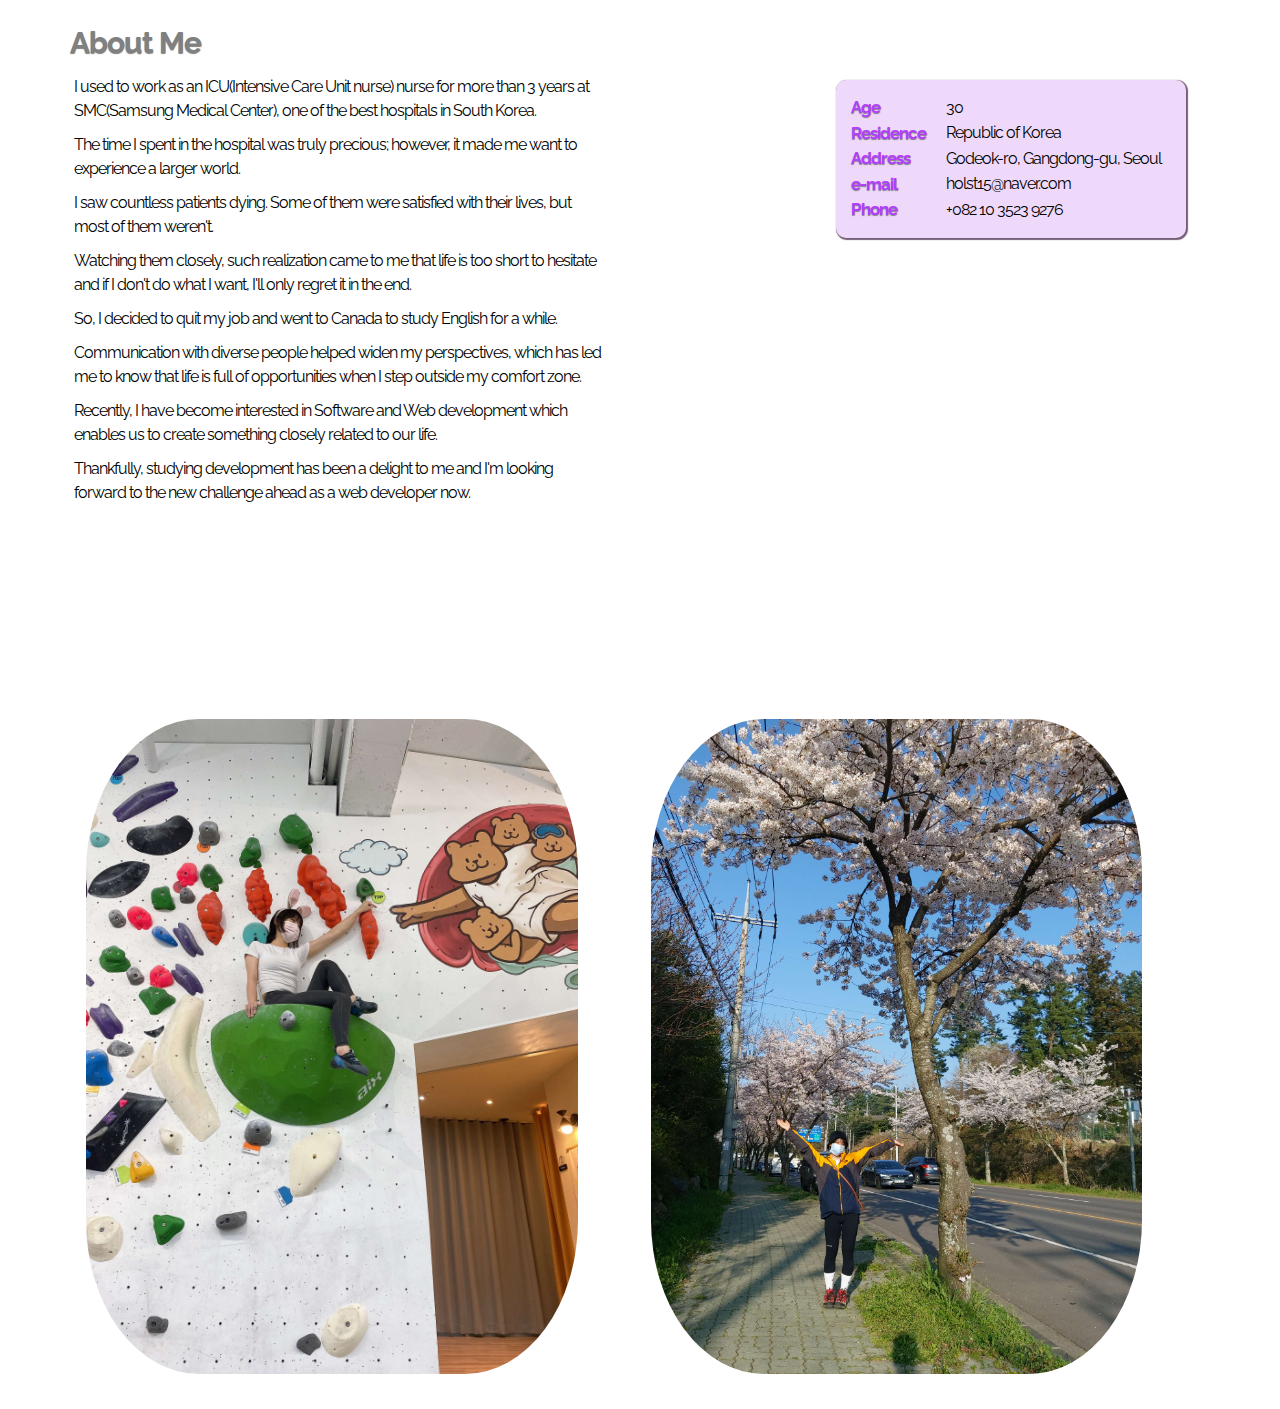
<file: Portfolio/WebContent/aboutMe.html>
<!DOCTYPE html>
<html>
<head>
<meta charset="UTF-8">
<title>About Yoonji Nam ::: About Me ::: </title>
<!-- Regular Style -->
<link rel="stylesheet" href="css/Home_css.css" />
<!-- Add icon library -->
<link rel="stylesheet" href="https://cdnjs.cloudflare.com/ajax/libs/font-awesome/4.7.0/css/font-awesome.min.css">
<!-- Google icons -->
<link rel="stylesheet" href="https://fonts.googleapis.com/css2?family=Material+Symbols+Outlined:opsz,wght,FILL,GRAD@20..48,100..700,0..1,-50..200" />
<!-- Google fonts -->
<link rel="preconnect" href="https://fonts.googleapis.com">
<link rel="preconnect" href="https://fonts.gstatic.com" crossorigin>
<link href="https://fonts.googleapis.com/css2?family=Raleway:wght@300;400&display=swap" rel="stylesheet">
<!-- aboutMe iframe 내부 contents -->
<style type="text/css">

body {
	clear: both;
	display: flex;
	text-align: left;
	padding: 20px;
 	background: #fff;
	font-family: 'Raleway', sans-serif;
	
}

/* 내용 container */
#containerBase .aboutMe_contents {
	position: absolute;
	display: inline-block;
	left: 5%;

}

/* 내용 - 제목 */
#containerBase .aboutMe_contents h3 {
 	font-size: 30px;
	color: rgb(128, 128, 128);
	font-weight: bold;
	text-shadow: 0.1px 1px 1px gray;
	
}

/* 자기소개 */
#containerBase .aboutMe_contents p {
	width: 50%;
	color: black;
	margin: 10px;
	font-size: 16px;

}

/* 사진 */
#containerBase .containerImg{
	position: absolute;
	display: inline-block;
	overflow: hidden;
	top: 76%;
	left: 4%;

}

#containerBase .containerImg img {
	width: 40%;
	margin: 15px;
	padding: 20px;
	bottom: 30px;
	border-radius: 25%;	

}

/* 우측 간단한 소개 사이드바 테이블 // 연보라 */
#containerBase #briefIntro {
	position: absolute;
	display: inline-block;
	top: 50px;
	right: 5%;
	margin: 30px;
	padding: 15px;
	width: 350px;
	background-color: rgb(239, 217, 251);
	border-radius: 10px;
	-webkit-box-shadow: 1px 1px 1px 1px rgba(117,95,120,1);
	-moz-box-shadow: 1px 1px 1px 1px rgba(117,95,120,1);
	box-shadow: 1px 1px 1px 1px rgba(117,95,120,1);
}

/* 테이블 헤더 */
#containerBase #briefIntro tr > th {
	color: #b33ffb;
	font-size: 17px;
	text-align: left;
	padding-right: 20px;
	text-shadow: 0.1px 1px 1px gray;
	
}

/* 테이블 내용 */
#containerBase #briefIntro tr > td {
	color: black;
	font-size: 16px;
	text-align: left;
}


</style>
</head>
<body>
<div id="containerBase">
	<div class="aboutMe_contents">
		<h3> &nbsp;About Me </h3>
		<p>I used to work as an ICU(Intensive Care Unit nurse) nurse for more than 3 years at SMC(Samsung Medical Center), one of the best hospitals in South Korea.</p>
		<p>The time I spent in the hospital was truly precious; however, it made me want to experience a larger world. </p>
		<p>I saw countless patients dying. Some of them were satisfied with their lives, but most of them weren't.</p>
		<p>Watching them closely, such realization came to me that life is too short to hesitate and if I don't do what I want, I'll only regret it in the end.</p>
		<p>So, I decided to quit my job and went to Canada to study English for a while.</p>
		<p>Communication with diverse people helped widen my perspectives, which has led me to know that life is full of opportunities when I step outside my comfort zone.</p>
		<p>Recently, I have become interested in Software and Web development which enables us to create something closely related to our life.  </p>
		<p>Thankfully, studying development has been a delight to me and I'm looking forward to the new challenge ahead as a web developer now. </p>
	</div>
	<div class="containerImg">
		<img src="photo/photo2.jpg" alt="myPhoto" />
		<img src="photo/photo3.jpg" alt="myPhoto" />
	</div>
	<br />
	<table id="briefIntro">
		<tr>
			<th>Age</th>
			<td>30</td>
		</tr>
		<tr>
			<th>Residence</th>
			<td>Republic of Korea</td>
		</tr>			
		<tr>
			<th>Address</th>
			<td>Godeok-ro, Gangdong-gu, Seoul</td>
		</tr>
		<tr>
			<th>e-mail</th>
			<td>holst15@naver.com</td>
		</tr>
		<tr>
			<th>Phone</th>
			<td>+082 10 3523 9276</td>
		</tr>
	</table>
	
</div>
</body>
</html>
</file>
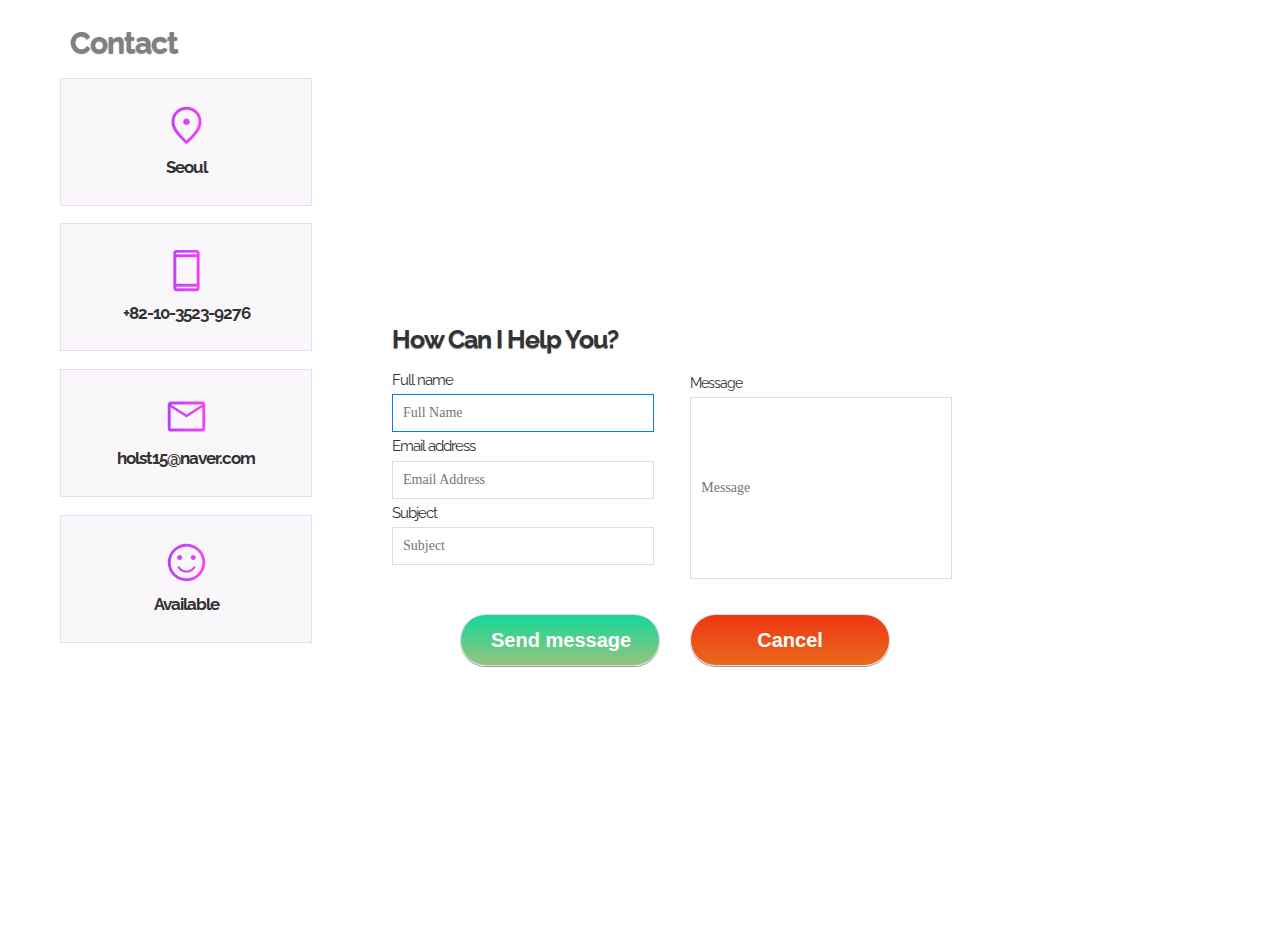
<file: Portfolio/WebContent/contact.html>
<!DOCTYPE html>
<html>
<head>
<meta charset="UTF-8">
<title>About Yoonji Nam ::: Contact ::: </title>
<!-- Regular Style -->
<link rel="stylesheet" href="css/Home_css.css" />
<!-- Add icon library -->
<link rel="stylesheet" href="https://cdnjs.cloudflare.com/ajax/libs/font-awesome/4.7.0/css/font-awesome.min.css">
<!-- Google icons -->
<link rel="stylesheet" href="https://fonts.googleapis.com/css2?family=Material+Symbols+Outlined:opsz,wght,FILL,GRAD@20..48,100..700,0..1,-50..200" />
<!-- Google fonts -->
<link rel="preconnect" href="https://fonts.googleapis.com">
<link rel="preconnect" href="https://fonts.gstatic.com" crossorigin>
<link href="https://fonts.googleapis.com/css2?family=Raleway:wght@300;400&display=swap" rel="stylesheet">
<!-- contact iframe 내부 contents -->
<style type="text/css">

body {
	clear: both;
	display: flex;
	padding: 20px;
	text-align: left;
 	background: #fff;
	font-family: 'Raleway', sans-serif;
}


/* 내용 container */
#containerBase .contact_contents {
	position: absolute;
	display: inline-block;
	left: 5%;
	
}

/* 내용 - 제목 */
#containerBase .contact_contents h3 {
 	font-size: 30px;
	color: rgb(128, 128, 128);
	font-weight: bold;
	text-shadow: 0.1px 1px 1px gray;
	
}

/* 왼쪽 네임카드 */
#containerBase .nameCard {
	display: flex;
	flex-direction: column;
	font-size: 17px;
	text-align: center;
	font-weight: bold;
	margin: 40px;

}

/* 네임카드 각각 border 지정 */
#containerBase .nameCard div {
	border: 0.5mm solid rgb(239, 217, 251);
	padding-top: 24px;
	padding-bottom: 24px;
	margin-top: 7%;
	background-color: #faf7fa;
	
}

/* 네임카드 아이콘 지정 */
#containerBase .nameCard span {
	font-size: 45px;
	background: linear-gradient(to right, #b33ffb, #fc46f2);
  	-webkit-background-clip: text;
  	-webkit-text-fill-color: transparent;
  	
}

/* 네임카드 아이콘-글자 간격 지정 */
#containerBase .nameCard p {
	width: 250px;
}

/* 지도 */
#containerBase .map {
	position: relative;
	display: inline-block;
	margin-top: 10%;
	margin: 55px 40px 0 40px;

}

/* interest // rightMaterials */
#containerBase form {
	display: flex;
	flex-wrap: wrap;
	margin: 15px 40px 5px 40px;
}

#containerBase form .rightMaterials[lang="en-US"] {
	float: left;
	display: block;
	margin: 15px 40px 5px 40px;
}

/* interested ppl */
/* How Can I Help You? */
#containerBase form .rightMaterials .help {
	font-size: 25px;
	font-weight: bold;
	width: 240px;
	text-shadow: 0.1px 1px 1px gray;
	
}

#containerBase form .rightMaterials .help p {

}

/* How Can I Help You? */
#containerBase form .rightMaterials .interest {
	width: 240px;
	margin: 10px 0;
	
}

/* input박스 조그만 글씨 설명 */
#containerBase form .rightMaterials .interest p {
	font-size: 15px;
	margin: 3px 0;

}

/* input 박스 */
#containerBase form .rightMaterials .interest input {
	width: 240px;
}

/* button */
#containerBase form .button {
	display: flex;
	flex-wrap: wrap;
	margin: 15px 30px 40px 40px;
	margin-left: 7%;
	justify-content: center;
	align-items: center;
	
}

#containerBase form .button input {
	margin: 10px;
}

/* Send Message */
#containerBase form .button input[type="submit"] {
	background: #15d798;
	background: linear-gradient(#15d798, #93c47d);
	border-radius: 1000px;
	box-shadow: 0 1px #999999;
	/* 버튼 사이 간격 */
	margin: 0 20px 0 0;
	padding: 15px 30px;
	color: #ffffff;
	display: inline-block;
	font: normal bold 20px/1 "Open Sans", sans-serif;
	text-align: center;
	width: 200px;
	height: 52px;
	
}


#containerBase form .button input[type="submit"]:hover {
	cursor: pointer;
	background: linear-gradient(#93c47d, #15d798);

}

/* Cancel */
#containerBase form .button input[type="reset"] {
	background: #ef3614;
	background: linear-gradient(#ef3614, #e9691b);
	border-radius: 1000px;
	box-shadow: 0 1px #999999;
	padding: 15px 30px;
	color: #ffffff;
	display: inline-block;
	font: normal bold 20px/1 "Open Sans", sans-serif;
	text-align: center;
	width: 200px;
	height: 52px;
	
}

#containerBase form .button input[type="reset"]:hover {
	cursor: pointer;
	background: linear-gradient(#e9691b, #ef3614);
	
}


/* 메세지 창 위치 조절 */
#containerBase form .message {
	display: flex;
	flex-direction: column;
	margin-top: 5%;
	margin-left: 6%;
}

/* 메세지 창 문구// 크기 조절 필요 */
#containerBase form .message p {
	width: 240px;
	margin: 3px 0;
	
}

/* 메세지 입력창 크기 조절 필요 */
#containerBase form .message input {
	width: 240px;
	height: 160px;
	margin: 0 0 10px 0;
	
}

</style>
</head>
<body>
<div id="containerBase">
	<div class="contact_contents">
		<h3> &nbsp;Contact </h3>
	</div>
	<div class="nameCard">
		<div>
			<span class="material-symbols-outlined">location_on</span>
			<p>Seoul</p>
		</div>
		<div>
			<span class="material-symbols-outlined">smartphone</span>
			<p>+82-10-3523-9276</p>
		</div>
		<div>
			<span class="material-symbols-outlined">mail</span>
			<p>holst15@naver.com</p>
		</div>
		<div>
			<span class="material-symbols-outlined">sentiment_satisfied</span>
			<p>Available</p>
		</div>
	</div>
	<!-- 지도 삽입 -->
	<div class="map">
		<iframe src="https://www.google.com/maps/embed?pb=!1m18!1m12!1m3!1d3163.1239571905517!2d127.14173231564767!3d37.552143232709234!2m3!1f0!2f0!3f0!3m2!1i1024!2i768!4f13.1!3m3!1m2!1s0x357cb06b32868d47%3A0x96ed44471c09742b!2z66qF7J287JetMuuyiOy2nOq1rA!5e0!3m2!1sko!2skr!4v1662440343652!5m2!1sko!2skr" 
		width="550" height="225" style="border:0;" allowfullscreen="" loading="lazy" referrerpolicy="no-referrer-when-downgrade"></iframe>
	</div>
	<!-- 도움 요청 -->
	<form action="https://www.naver.com" method="get">
		<div class="rightMaterials">
			<div class="help">
				<p>How Can I Help You?</p>
			</div>
			<!-- 관심 있는 사람 등록 양식 -->
			<div class="interest">
				<p>Full name</p>
				<input type="text" autofocus required placeholder="Full Name"/>
				<p>Email address</p>
				<input type="email" required placeholder="Email Address"/>
				<p>Subject</p>
				<input type="text" required placeholder="Subject"/>		
			</div>
		</div>	
		<div class="message">
			<p>Message</p>
			<input type="text" required placeholder="Message"/>	
		</div>
		<!-- 전송/취소 button -->
		<div class="button">
			<input type="submit" value="Send message"/>
			<input type="reset" value="Cancel"/>
		</div>
	</form>
</div>

</body>
</html>
</file>
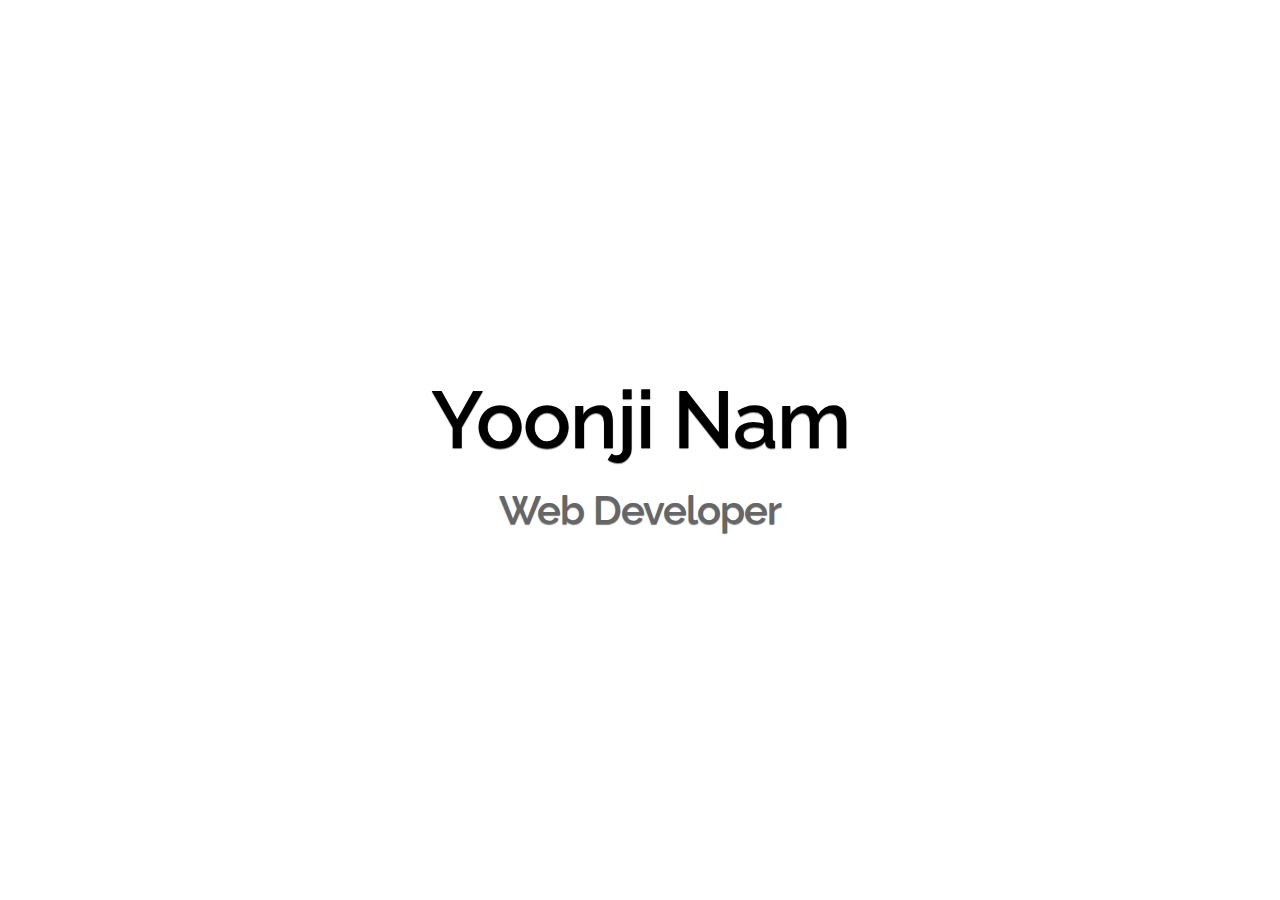
<file: Portfolio/WebContent/home.html>
<!DOCTYPE html>
<html>
<head>
<meta charset="UTF-8">
<title>About Yoonji Nam ::: Home ::: </title>
<!-- Regular Style -->
<link rel="stylesheet" href="css/Home_css.css" />
<!-- Add icon library -->
<link rel="stylesheet" href="https://cdnjs.cloudflare.com/ajax/libs/font-awesome/4.7.0/css/font-awesome.min.css">
<!-- Google icons -->
<link rel="stylesheet" href="https://fonts.googleapis.com/css2?family=Material+Symbols+Outlined:opsz,wght,FILL,GRAD@20..48,100..700,0..1,-50..200" />
<!-- Google fonts -->
<link rel="preconnect" href="https://fonts.googleapis.com">
<link rel="preconnect" href="https://fonts.gstatic.com" crossorigin>
<link href="https://fonts.googleapis.com/css2?family=Raleway:wght@300;400&display=swap" rel="stylesheet">
<!-- home iframe 내부 contents -->
<style type="text/css">

body {
	text-align: center;
	width: 100% - 380px;
	height: 100%;
 	background: #fff;
 	font-size: 40px;
 	font-family: 'Raleway', sans-serif;
 	text-shadow: 0.1px 1px 1px gray;
 	
}

.home-contents h1 {
	color: black;
	
}

.home-contents h4 {
	color: rgb(102, 102, 102);
	

}
</style>
</head>

<body>
<div id="containerHome">
	<div class="home-contents">
		<h1>Yoonji Nam</h1>
		<h4>Web Developer</h4>
	</div>
</div>
</body>
</html>
</file>
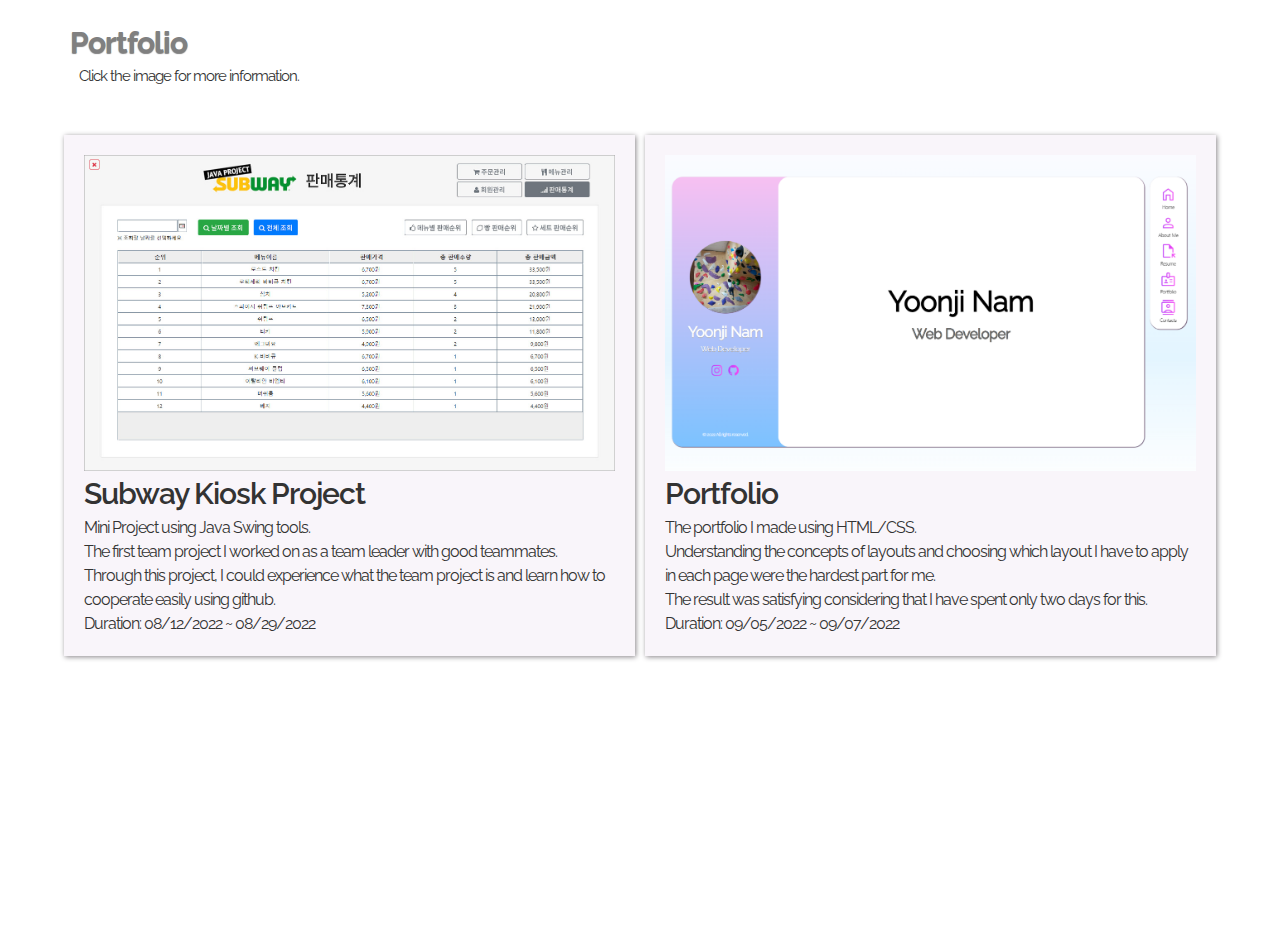
<file: Portfolio/WebContent/portfolio.html>
<!DOCTYPE html>
<html>
<head>
<meta charset="UTF-8">
<title>About Yoonji Nam ::: Portfolio ::: </title>
<!-- Regular Style -->
<link rel="stylesheet" href="css/Home_css.css" />
<!-- Add icon library -->
<link rel="stylesheet" href="https://cdnjs.cloudflare.com/ajax/libs/font-awesome/4.7.0/css/font-awesome.min.css">
<!-- Google icons -->
<link rel="stylesheet" href="https://fonts.googleapis.com/css2?family=Material+Symbols+Outlined:opsz,wght,FILL,GRAD@20..48,100..700,0..1,-50..200" />
<!-- Google fonts -->
<link rel="preconnect" href="https://fonts.googleapis.com">
<link rel="preconnect" href="https://fonts.gstatic.com" crossorigin>
<link href="https://fonts.googleapis.com/css2?family=Raleway:wght@300;400&display=swap" rel="stylesheet">
<!-- portfolio iframe 내부 contents -->
<style type="text/css">

body {
	clear: both;
	display: flex;
	padding: 20px;
	text-align: left;
 	background: #fff;
	font-family: 'Raleway', sans-serif;
}

/* 내용 container */
#containerBase .portfolio_contents {
	position: absolute;
	display: inline-block;
	left: 5%;
}

/* 내용 - 제목 */
#containerBase .portfolio_contents h3 {
 	font-size: 30px;
	color: rgb(128, 128, 128);
	font-weight: bold;
	text-shadow: 0.1px 1px 1px gray;
}

/* 자세한 내용을 보기 원하시면 이미지를 클릭하세요. */
#containerBase .portfolio_contents p{
	font-size: 15px;
	text-indent: 1em;
}

/* 내용 */
#containerBase .grid-container {
	position: absolute;
  	display: grid;
  	top: 15%;
  	left: 5%;
  	right: 5%;
    grid-template-columns: 1fr 1fr;
 	grid-auto-rows: minmax(100px, auto);
	gap: 10px 10px;  
	align-items: center;
	justify-items: center;
}

#containerBase .grid-container .grid-item {
	background-color: #f9f5fa;
	padding: 20px;
	-webkit-box-shadow: 1px 1px 5px 0px rgba(138,134,138,1);
	-moz-box-shadow: 1px 1px 5px 0px rgba(138,134,138,1);
	box-shadow: 1px 1px 5px 0px rgba(138,134,138,1);
}

/* 포트폴리오 이미지 */
#containerBase .grid-container .grid-item a img {
	width: 100%;
}

/* 홀수번째 포트폴리오 - hover 시 translate 위치가 다름 */
#containerBase .grid-container .grid-item:nth-child(odd) a img:hover {
	cursor: pointer;
	position: relative;
	width: 100%;
	transform: scale(1.5) translate(30%, 20%);
	object-fit: cover;
	transition: 1s;
}

/* 짝수번째 포트폴리오 */
#containerBase .grid-container .grid-item:nth-child(even) a img:hover {
	cursor: pointer;
	position: relative;
	width: 100%;
	transform: scale(1.5) translate(-30%, 20%);
	object-fit: cover;
	transition: 1s;
}

#containerBase .grid-container .grid-item h4 {
	font-size: 30px;
}

#containerBase .grid-container .grid-item p {
	font-size: 16px;
}

</style>
</head>
<body>
<div id="containerBase">
	<div class="portfolio_contents">
		<h3>&nbsp;Portfolio </h3>
		<p>Click the image for more information.</p>
	</div>
	<div class="grid-container">
		<div class="grid-item">
			<a href="https://github.com/ndj111/subway_project" target="_blank"><img src="photo/javaProject.jpg" alt="javaSwingProject"/></a>
			<h4>Subway Kiosk Project</h4>
			<p>Mini Project using Java Swing tools.</p>
			<p>The first team project I worked on as a team leader with good teammates.</p>
			<p>Through this project, I could experience what the team project is and learn how to cooperate easily using github. </p>
			<p>Duration: 08/12/2022 ~ 08/29/2022 </p>
		</div>
		<div class="grid-item">
			<a href="http://github.com/YJ-NAM/Portfolio.git" target="_blank"><img src="photo/pofol.PNG" alt="HTML/CSS portfolio"/></a>
			<h4>Portfolio</h4>
			<p>The portfolio I made using HTML/CSS.</p>
			<p>Understanding the concepts of layouts and choosing which layout I have to apply in each page were the hardest part for me. </p>
			<p>The result was satisfying considering that I have spent only two days for this. </p>
			<p>Duration: 09/05/2022 ~ 09/07/2022 </p>
		</div>
	</div>
</div>
</body>
</html>
</file>
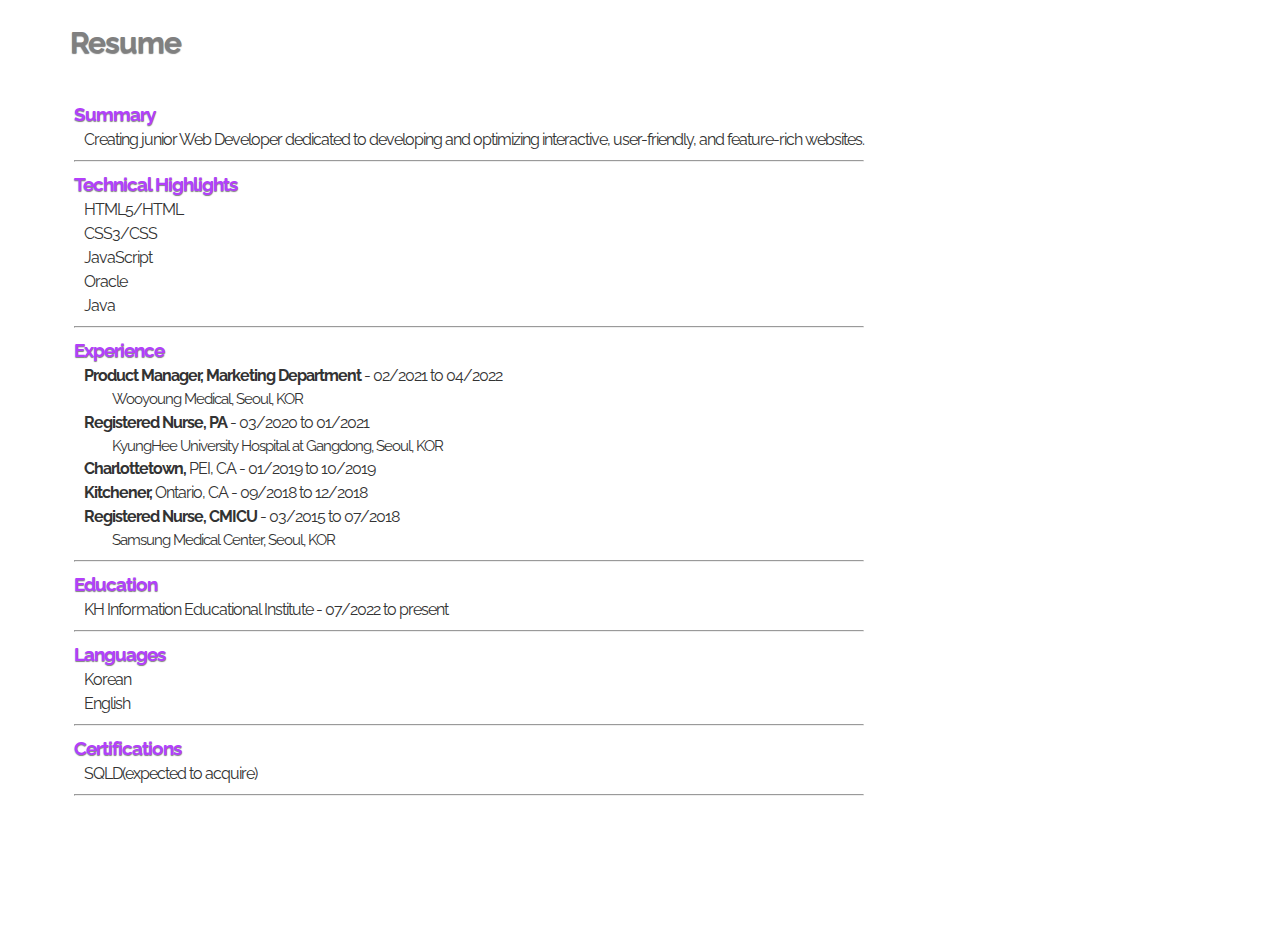
<file: Portfolio/WebContent/resume.html>
<!DOCTYPE html>
<html>
<head>
<meta charset="UTF-8">
<title>About Yoonji Nam ::: Resume ::: </title>
<!-- Regular Style -->
<link rel="stylesheet" href="css/Home_css.css" />
<!-- Add icon library -->
<link rel="stylesheet" href="https://cdnjs.cloudflare.com/ajax/libs/font-awesome/4.7.0/css/font-awesome.min.css">
<!-- Google icons -->
<link rel="stylesheet" href="https://fonts.googleapis.com/css2?family=Material+Symbols+Outlined:opsz,wght,FILL,GRAD@20..48,100..700,0..1,-50..200" />
<!-- Google fonts -->
<link rel="preconnect" href="https://fonts.googleapis.com">
<link rel="preconnect" href="https://fonts.gstatic.com" crossorigin>
<link href="https://fonts.googleapis.com/css2?family=Raleway:wght@300;400&display=swap" rel="stylesheet">
<!-- resume iframe 내부 contents -->
<style type="text/css">

body {
	clear: both;
	display: flex;
	padding: 20px;
	text-align: left;
 	background: #fff;
	font-family: 'Raleway', sans-serif;
}


/* 내용 container */
#containerBase .resume_contents {
	position: absolute;
	display: inline-block;
	left: 5%;
	
}

/* 내용 - 제목 */
#containerBase .resume_contents h3 {
 	font-size: 30px;
	color: rgb(128, 128, 128);
	font-weight: bold;
	text-shadow: 0.1px 1px 1px gray;
	
}

/* 내용 */
#containerBase .resume_list {
	position: absolute;
	top: 10%;
	font-size: 16px;
	left: 5%;
	margin: 10px;

}

#containerBase .resume_list h3 {
	font-weight: bold;
	color: #b33ffb;
	text-shadow: 0.1px 1px 1px gray;
	
}

#containerBase .resume_list ul > li {
	text-indent: 10px;
	font-family: 'Raleway', sans-serif;

}


#containerBase .resume_list .experience > li:nth-child(even){
	text-indent: 2.5em;
	font-size: 15px;

}

#containerBase .resume_list ul > li > span {
	font-family: 'Raleway', sans-serif;
	font-weight: bold;
	text-indent: 10px;
	

}
</style>
</head>
<body>
<div id="containerBase">

	<div class="resume_contents">
		<h3> &nbsp;Resume </h3>
	</div>
	

	<div class="resume_list">
		<h3>Summary</h3>
		<ul>
			<li>
			Creating junior Web Developer dedicated to developing and optimizing interactive, user-friendly, and feature-rich websites. 
			</li>
		</ul>
		<hr />
		
		<h3>Technical Highlights</h3>
		<ul>
			<li>HTML5/HTML</li>
			<li>CSS3/CSS</li> 
			<li>JavaScript</li> 
			<li>Oracle</li>
			<li>Java</li>		
		</ul>
		<hr />
		
		<h3>Experience</h3>
		<ul class="experience">
			<li>
				<span>Product Manager, Marketing Department</span> - 02/2021 to 04/2022 
			</li>
			<li>
				Wooyoung Medical, Seoul, KOR
			</li>	
			<li>
				<span>Registered Nurse, PA</span> - 03/2020 to 01/2021 
			</li>
			<li>
				KyungHee University Hospital at Gangdong, Seoul, KOR
			</li>
			<li>
				<span>Charlottetown,</span> PEI, CA - 01/2019 to 10/2019 			
			</li>
			<li></li>
			<li>
				<span>Kitchener,</span> Ontario, CA - 09/2018 to 12/2018 
			</li>
			<li></li>
			<li>
				<span>Registered Nurse, CMICU</span> - 03/2015 to 07/2018
			</li>
			<li>
				Samsung Medical Center, Seoul, KOR
			</li>	
		</ul>
		<hr />
		
		<h3>Education</h3>
		<ul>
			<li>KH Information Educational Institute - 07/2022 to present </li>
			<li></li>
		</ul>
		<hr />
		
		<h3>Languages</h3>
		<ul>
			<li>Korean</li>
			<li>English</li>
		</ul>
		<hr />
		
		<h3>Certifications</h3>
		<ul>
			<li>SQLD(expected to acquire)</li>
		</ul>
		<hr />

	</div>
</div>

</body>
</html>
</file>
<file: Portfolio/WebContent/css/Home_css.css>
@charset "UTF-8";

/*************************/
/* tag reset
/*************************/
html, body, div, dl, dt, dd, ul, ol, li, h1, h2, h3, h4, h5, h6, pre, code, form, fieldset, legend, input, textarea, p, blockquote, th, td, img { margin: 0; padding: 0; }
html, body {
    width: 100%;
    height: 100%;
    -webkit-font-smoothing: antialiased;
    -moz-osx-font-smoothing: grayscale;
}
body, code, button {
    font-size: 14px;
    font-family: '맑은 고딕', 'Malgun Gothic', 'verdana', '굴림', 'Gulim', 'AppleGothic', 'sans-serif';
    color: #333;
    letter-spacing: -1px;
    line-height: 1.5;
    background: #fff;
    text-shadow: none;
    text-decoration: none;
}
body {
    /* Permalink - use to edit and share this gradient: https://colorzilla.com/gradient-editor/#fcfcff+0,d3f1ff+100&1+0,1+62,0.7+68,0+100 */
	background: -moz-linear-gradient(top,  rgba(252,252,255,1) 0%, rgba(227,245,255,1) 62%, rgba(224,244,255,0.7) 68%, rgba(211,241,255,0) 100%); /* FF3.6-15 */
	background: -webkit-linear-gradient(top,  rgba(252,252,255,1) 0%,rgba(227,245,255,1) 62%,rgba(224,244,255,0.7) 68%,rgba(211,241,255,0) 100%); /* Chrome10-25,Safari5.1-6 */
	background: linear-gradient(to bottom,  rgba(252,252,255,1) 0%,rgba(227,245,255,1) 62%,rgba(224,244,255,0.7) 68%,rgba(211,241,255,0) 100%); /* W3C, IE10+, FF16+, Chrome26+, Opera12+, Safari7+ */
	filter: progid:DXImageTransform.Microsoft.gradient( startColorstr='#fcfcff', endColorstr='#00d3f1ff',GradientType=0 ); /* IE6-9 */
	font-family: 'Raleway', sans-serif;
}

input:focus, button:focus, textarea:focus {
    outline: none;
}

b, h1, h2, h3, h4, h5, strong {
    text-shadow: 0 none;
}

li {
    font-family: '맑은 고딕', 'Malgun Gothic', 'verdana', '굴림', 'Gulim', 'AppleGothic', 'sans-serif';
    list-style: none;
}
img, fieldset { border:none; vertical-align:top; }
table { border-spacing:0; border:0; border-collapse:collapse; }
th, td { border:0; vertical-align:middle; }
legend { height:0; width:0; display:none; text-indent:-9999em; }
caption { visibility:hidden; position:absolute; left:-1060px; top:-1060px; height:0; width:0; display:none; }
button { padding:0; margin:0; border:0; cursor:pointer; overflow:visible; }
label { margin:0; padding:0; cursor:pointer; }
select {
    padding: 3px 3px 4px 3px;
    border: 1px solid #ddd;
}

select,
option,
input,
textarea {
    font-size: 100%;
    font-family: '맑은 고딕', 'Malgun Gothic', 'verdana', '굴림', 'Gulim', 'AppleGothic', 'sans-serif';
    color: #333;
    vertical-align: middle;
    border: 1px solid #ddd;
    padding: 10px;
}
select:focus,
option:focus,
input:focus,
textarea:focus {
    border-color: #007bff;
    color: #007bff;
}


img {
    border: 0;
    margin: 0;
    padding: 0;
}
audio {
    display: none;
}
a,
a:link,
a:active,
a:visited {
    font-size: 14px;
    font-family: '맑은 고딕', 'Malgun Gothic', 'verdana', '굴림', 'Gulim', 'AppleGothic', 'sans-serif';
    text-decoration: none;
    letter-spacing: -1px;
    color: #333;
}
a:hover {
    text-decoration: none !important;
    color: #007bff;
}
*:focus {
    outline: none !important;
}



table {
    border-spacing: 0;
    border-collapse: collapse;
}
th,td {
    margin: 0;
    padding: 0;
    vertical-align: middle;
}
table th img,
table td img {
    vertical-align: middle;
}


h1, h2, h3, h4, h5 {
    font-weight: 600;
}


#wrap {
	position: relative;
	width: 70%;
	min-width: 1000px;
	height: 750px;
	margin: 100px auto 0 auto;
	zoom: 1;
	/* Permalink - use to edit and share this gradient: https://colorzilla.com/gradient-editor/#f7c0f2+0,7cc2ff+100 */
	background: #f7c0f2; /* Old browsers */
	background: -moz-linear-gradient(top,  #f7c0f2 0%, #7cc2ff 100%); /* FF3.6-15 */
	background: -webkit-linear-gradient(top,  #f7c0f2 0%,#7cc2ff 100%); /* Chrome10-25,Safari5.1-6 */
	background: linear-gradient(to bottom,  #f7c0f2 0%,#7cc2ff 100%); /* W3C, IE10+, FF16+, Chrome26+, Opera12+, Safari7+ */
	filter: progid:DXImageTransform.Microsoft.gradient( startColorstr='#f7c0f2', endColorstr='#7cc2ff',GradientType=0 ); /* IE6-9 */
	border-radius: 30px;
	color: white;
	-webkit-box-shadow: 1px 1px 1px 1px rgba(117,95,120,1);
	-moz-box-shadow: 1px 1px 1px 1px rgba(117,95,120,1);
	box-shadow: 1px 1px 1px 1px rgba(117,95,120,1);
	
}

#wrap:after {
	content: "";
	display: block;
	clear: both;
	
}

/* 왼쪽 사이드바 고정부분 */
#wrap aside {
	float: left;
	width: 300px;
	height: 100%;
	display: flex;
	flex-wrap: wrap;
	flex-direction: column;
	justify-content: center;
	align-items: center;
	
}

#wrap aside p {

}

/* 클라이밍 이미지 */
#wrap aside p img {
	display: inherit;
	width: 200px; 
	height: auto;
	overflow: hidden;
	border-radius: 50%;
	-webkit-box-shadow: 1px 1px 1px 1px rgba(117,95,120,1);
	-moz-box-shadow: 1px 1px 1px 1px rgba(117,95,120,1);
	box-shadow: 1px 1px 1px 1px rgba(117,95,120,1);
	
/* 	clip-path: circle(50% at 50% 50%);
 */
 }

#wrap aside h1 {
	font-size: 3em;
	text-shadow: 0.1px 1px 1px gray;

}

#wrap aside h4 {
	font-size: 1.5em;
	font-weight: normal;
	text-shadow: 0.1px 1px 1px gray;
	
}

#wrap aside ul {
	display: inline-flex;
	flex-direction: row;
	justify-content: center;
	align-items: center;
	font-size: 3em;
}


#wrap aside ul > li {
	clear: both;
	display: inline-block;
	padding: 8px;
}

#wrap aside ul > li > a {
	font-size: 35px;
	padding-right: 2px;
	
	/* 글자 그라데이션 */
	background: linear-gradient(to right, #b33ffb, #fc46f2);
  	-webkit-background-clip: text;
  	-webkit-text-fill-color: transparent;
}

#wrap aside ul > li > a:hover {
	cursor: pointer;
	background: linear-gradient(to right, #00467F, #A5CC82);
	 -webkit-background-clip: text;
  	-webkit-text-fill-color: transparent;

}

#wrap aside ul > li > a > i {}


#wrap aside #copyright {
	position: absolute;
	bottom: 25px;
	font-size: 13px;
	text-align: center;
	 
}

#wrap #iframe {
	width: calc(100% - 300px);
	height: 100%;
	border-radius: 30px;
	background: #fff;
	float: right;
    border: none;
    padding: 0;
    overflow-x: hidden;
    overflow-y: hidden;
}

/* iframe 공간의 container */
#containerHome {
	width: 100%;
	height: 100%;
	border-radius: 30px;
	
	/* display 설정 - 완전 가운데 정렬 */
	display: flex;
	flex-direction: column;
	justify-content: center;
}

#containerBase {
	display: flex;
	flex-direction: column;
	flex-wrap: wrap;
	align-content: flex-start;
	justify-content: flex-start;

	
}

/* 우측 menu 클릭 바 */
#wrap #menu {
	position: fixed;
	top: 100px;
	right: 50%;
	margin-right: calc(-35% - 100px - 20px);
	width: 100px;
	background: #fff;
	padding: 2px;
	padding-top: 15px;
	padding-bottom: 15px;
	text-align: center;
	border-radius: 30px;
	font-family: 'Raleway', sans-seri;
	-webkit-box-shadow: 1px 1px 1px 1px rgba(117,95,120,1);
	-moz-box-shadow: 1px 1px 1px 1px rgba(117,95,120,1);
	box-shadow: 1px 1px 1px 1px rgba(117,95,120,1);
	

}

#wrap #menu span {
	font-size: 45px;
	background: linear-gradient(to right, #b33ffb, #fc46f2);
  	-webkit-background-clip: text;
  	-webkit-text-fill-color: transparent;
  	line-height: 1.5em;
  	
}

#wrap #menu span:hover {
	cursor: pointer;
	background: linear-gradient(to right, #00467F, #A5CC82);
	 -webkit-background-clip: text;
  	-webkit-text-fill-color: transparent;

}

#wrap #menu p {
	margin-top: -10px;
}
</file>
